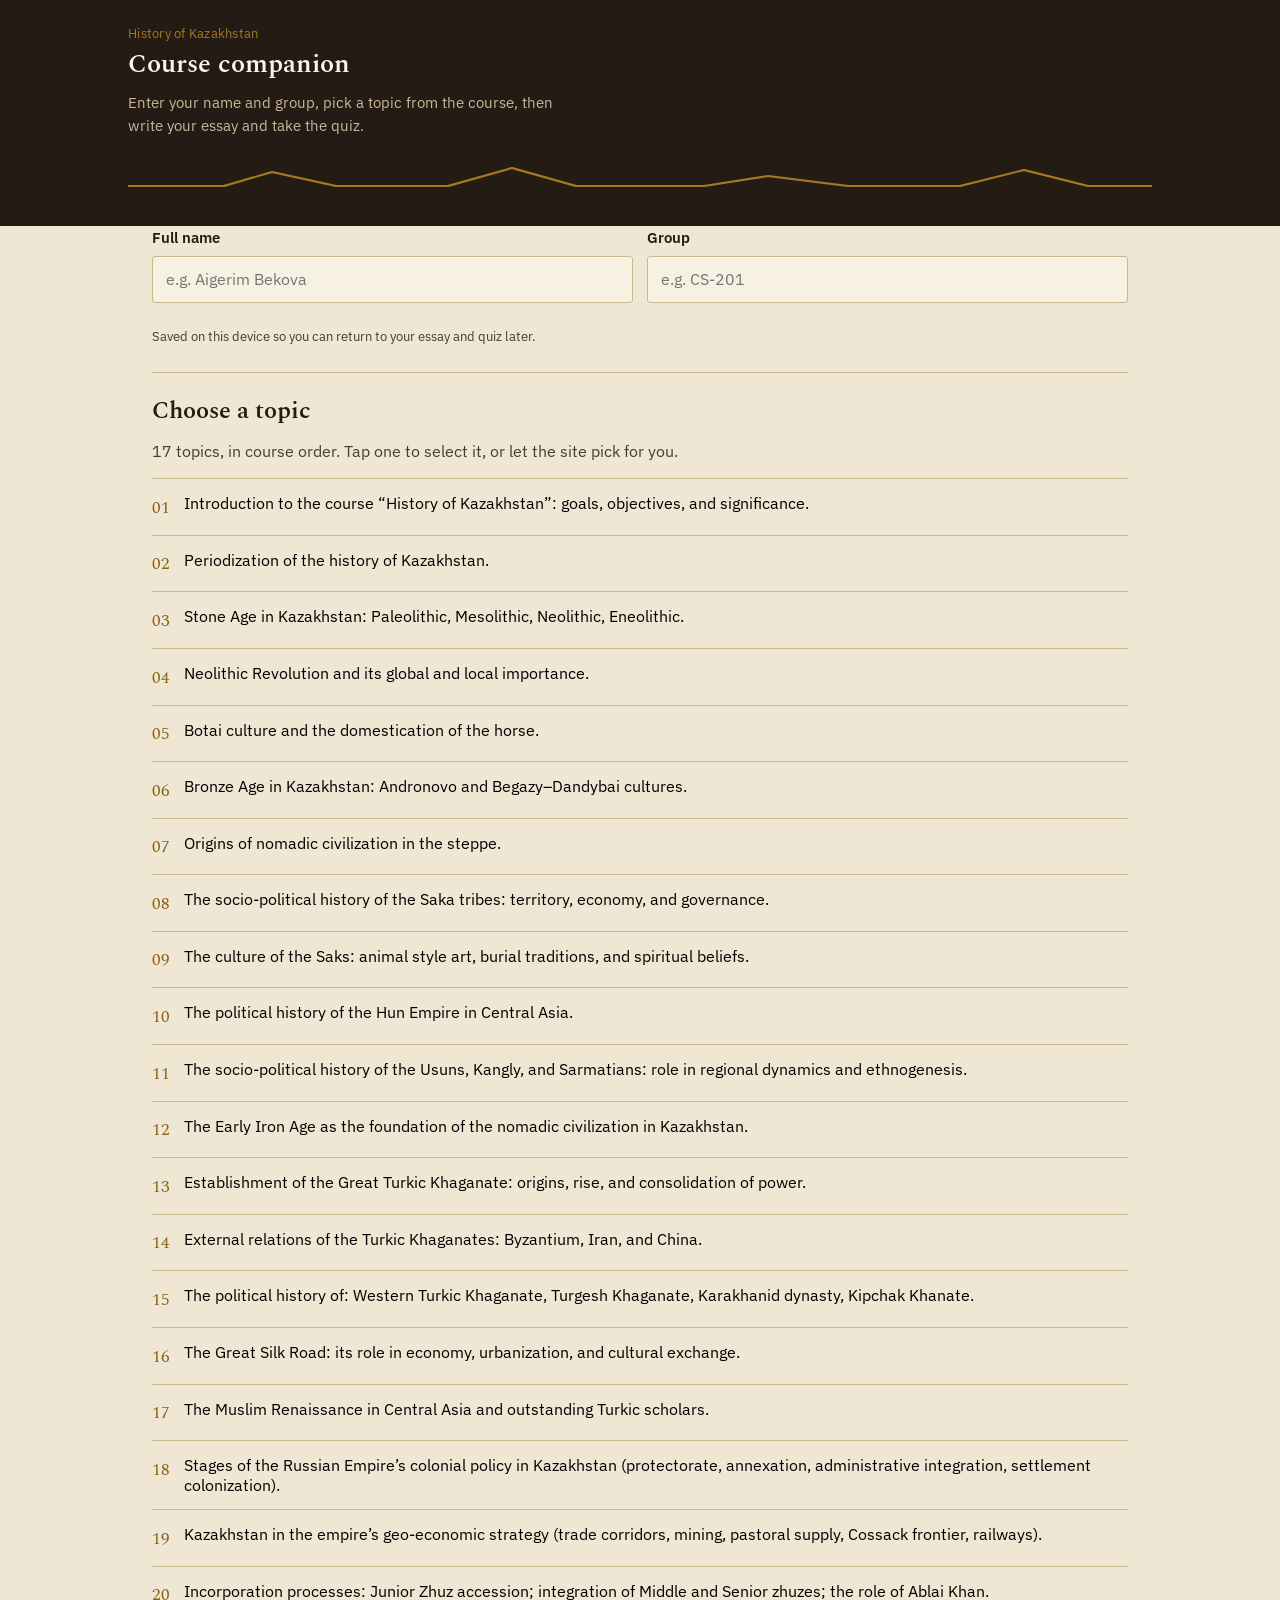
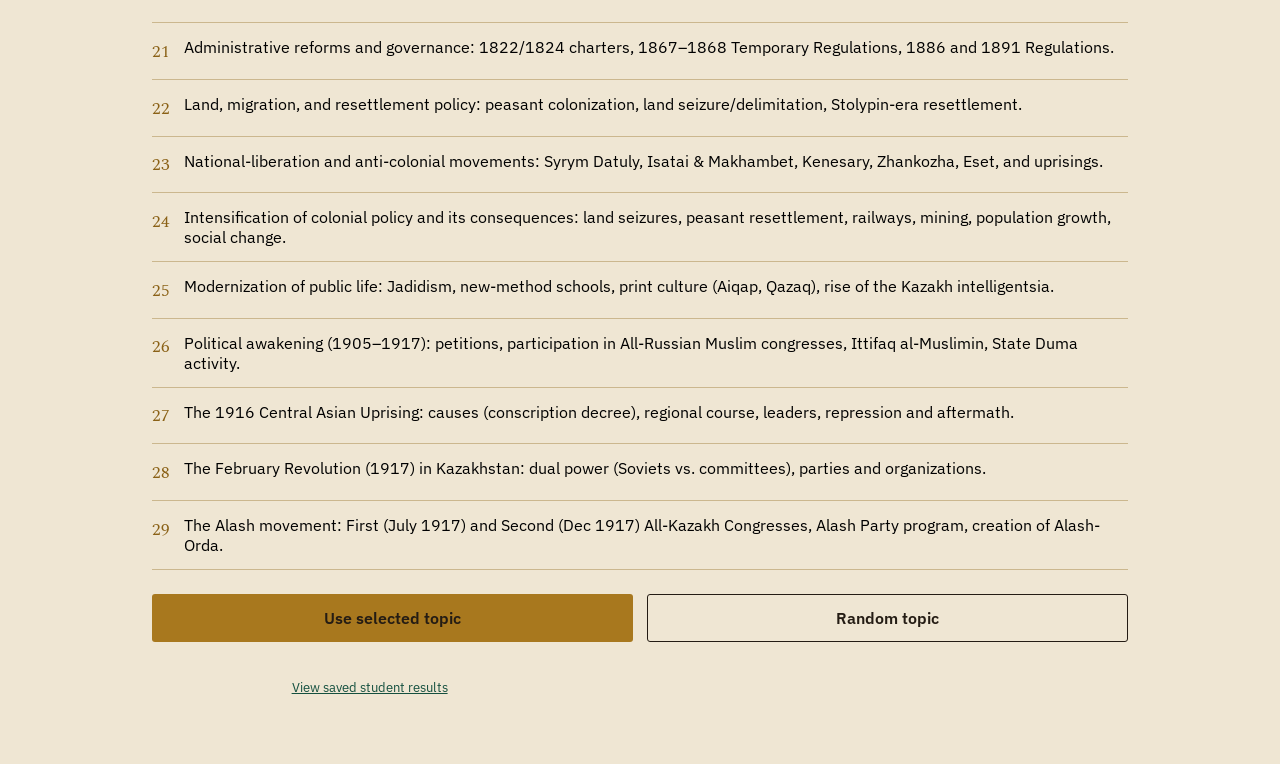
<file: index.html>
<!DOCTYPE html>
<html lang="en">
<head>
<meta charset="UTF-8">
<meta name="viewport" content="width=device-width, initial-scale=1, viewport-fit=cover">
<title>History of Kazakhstan — Course Companion</title>
<link rel="stylesheet" href="style.css">
<link rel="preconnect" href="https://fonts.googleapis.com">
<link rel="preconnect" href="https://fonts.gstatic.com" crossorigin>
<link href="https://fonts.googleapis.com/css2?family=Spectral:wght@500;600;700&family=IBM+Plex+Sans:wght@400;500;600&display=swap" rel="stylesheet">
</head>
<body>

<header class="site-header">
  <div class="site-header__inner">
    <p class="site-header__course">History of Kazakhstan</p>
    <h1>Course companion</h1>
    <p class="site-header__sub">Enter your name and group, pick a topic from the course, then write your essay and take the quiz.</p>
    <svg class="horizon" viewBox="0 0 640 28" preserveAspectRatio="none" role="presentation" aria-hidden="true">
      <polyline points="0,24 60,24 90,10 130,24 200,24 240,6 280,24 360,24 400,14 450,24 520,24 560,8 600,24 640,24"
                fill="none" stroke="#A8781E" stroke-width="2" stroke-linejoin="round" stroke-linecap="round"/>
    </svg>
  </div>
</header>

<main class="shell">

  <div class="field-group">
    <section class="field" aria-labelledby="nameLabel">
      <label id="nameLabel" for="fullName">Full name</label>
      <input type="text" id="fullName" name="fullName" autocomplete="name" placeholder="e.g. Aigerim Bekova">
    </section>
    
    <section class="field" aria-labelledby="groupLabel">
      <label id="groupLabel" for="studentGroup">Group</label>
      <input type="text" id="studentGroup" name="studentGroup" placeholder="e.g. CS-201">
    </section>
  </div>
  <p class="field__hint mt-0">Saved on this device so you can return to your essay and quiz later.</p>

  <hr class="divider">

  <h2>Choose a topic</h2>
  <p class="text-muted">17 topics, in course order. Tap one to select it, or let the site pick for you.</p>

  <ol class="topic-list" id="topicList" aria-label="Course topics"></ol>

  <div class="btn-row btn-row--pair">
    <button type="button" class="btn btn--primary" id="selectManualBtn">Use selected topic</button>
    <button type="button" class="btn btn--secondary" id="randomTopicBtn">Random topic</button>
  </div>

  <p class="footer-note"><a href="results.html">View saved student results</a></p>

</main>

<script src="data.js"></script>
<script src="script.js"></script>
</body>
</html>
</file>
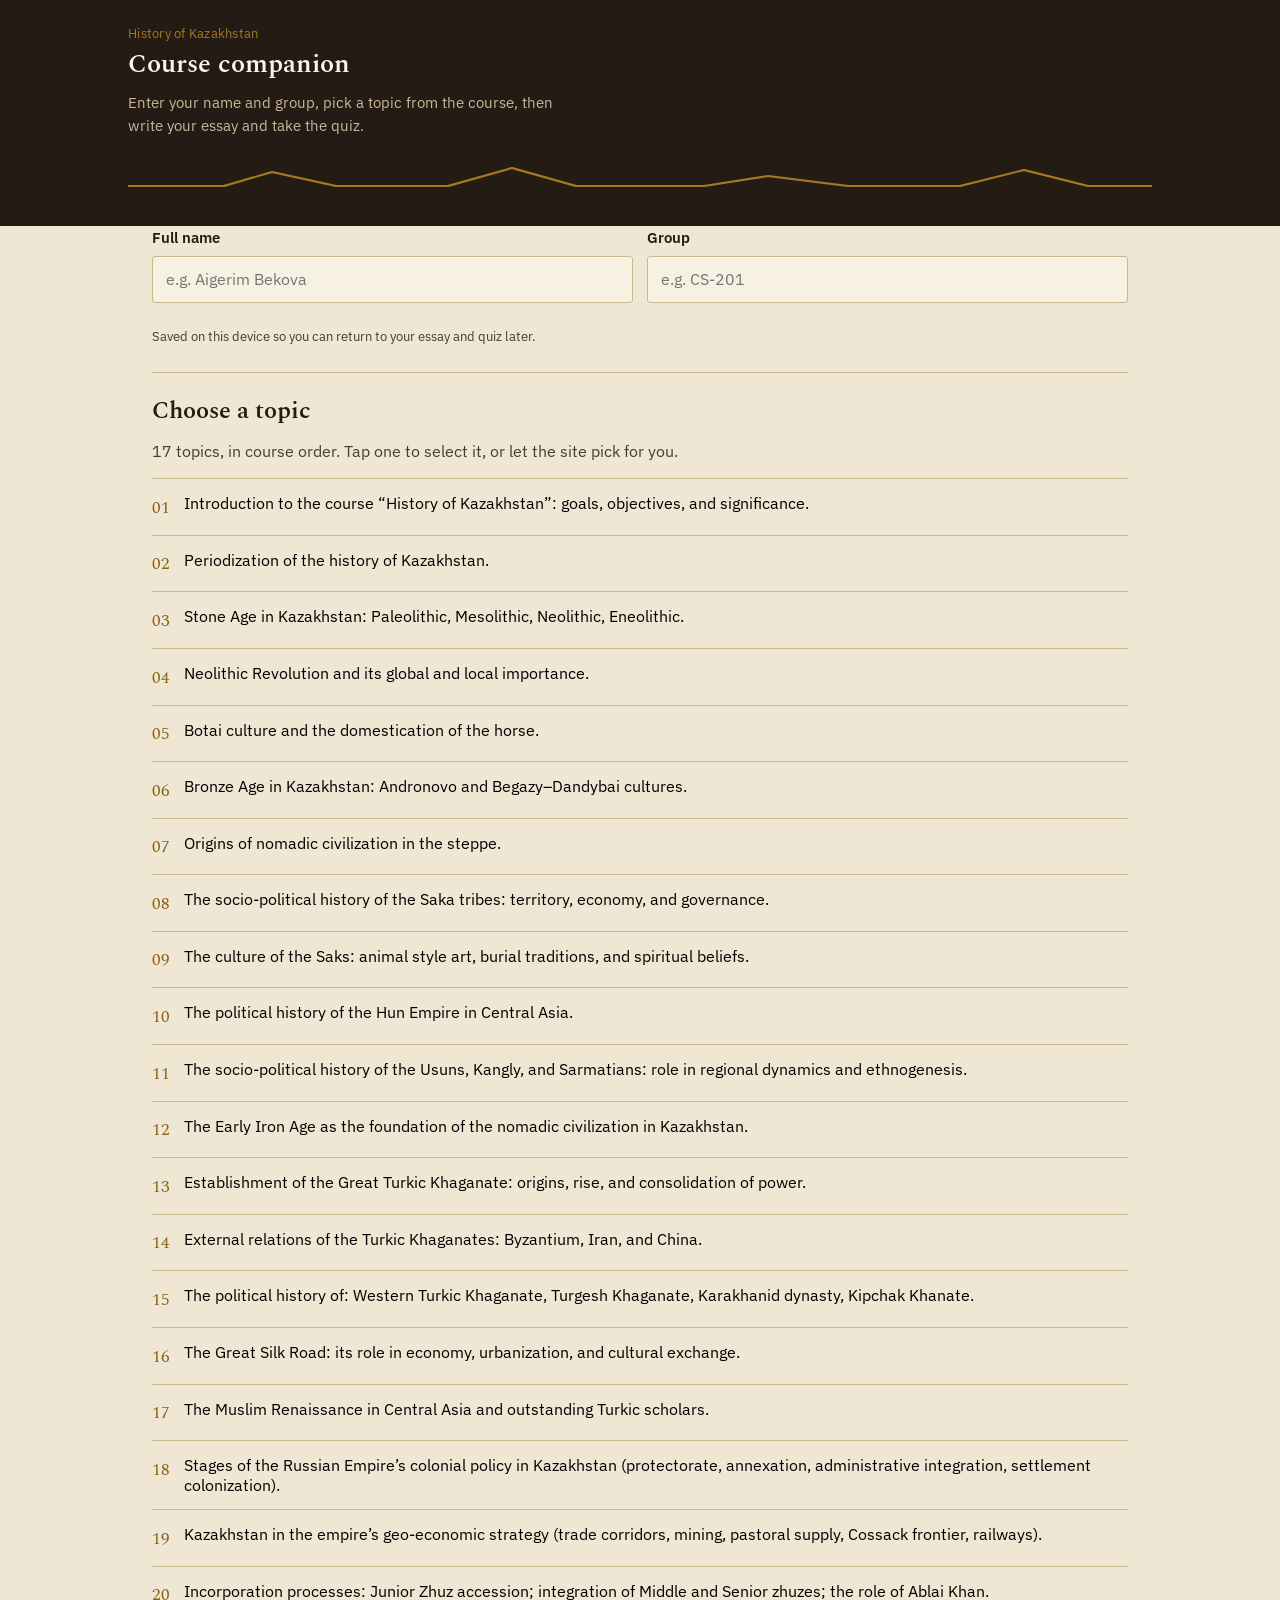
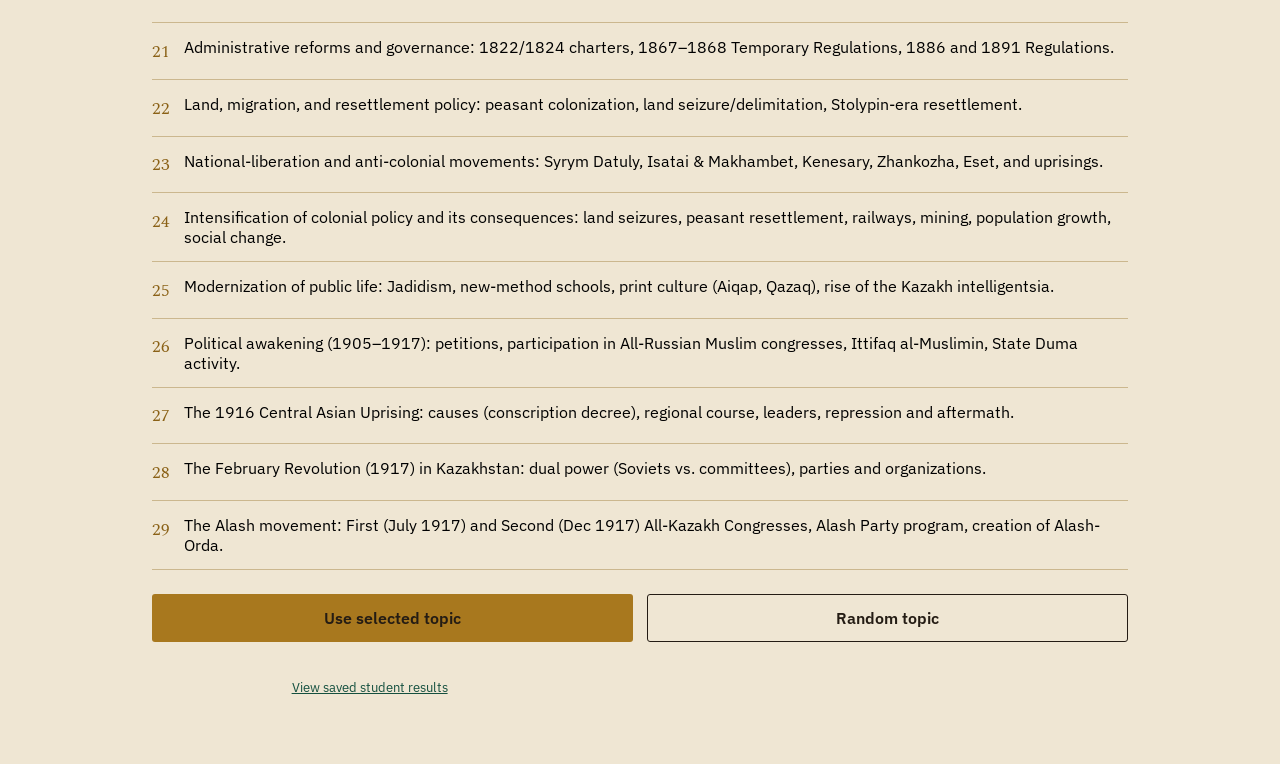
<file: essay.html>
<!DOCTYPE html>
<html lang="en">
<head>
<meta charset="UTF-8">
<meta name="viewport" content="width=device-width, initial-scale=1, viewport-fit=cover">
<title>Write your essay — History of Kazakhstan</title>
<link rel="stylesheet" href="style.css">
<link rel="preconnect" href="https://fonts.googleapis.com">
<link rel="preconnect" href="https://fonts.gstatic.com" crossorigin>
<link href="https://fonts.googleapis.com/css2?family=Spectral:wght@500;600;700&family=IBM+Plex+Sans:wght@400;500;600&display=swap" rel="stylesheet">
</head>
<body>

<header class="site-header">
  <div class="site-header__inner">
    <p class="site-header__course">History of Kazakhstan</p>
    <h1>Write your essay</h1>
    <p class="site-header__sub">Respond to your chosen topic in your own words, then check and save your work.</p>
  </div>
</header>

<main class="shell">

  <dl class="context-bar" id="contextBar"></dl>

  <section class="field">
    <label for="essayText">Essay</label>
    <textarea id="essayText" placeholder="Write your essay here..." aria-describedby="wordCount"></textarea>
    <p class="field__count" id="wordCount">0 words</p>
  </section>

  <div class="btn-row btn-row--pair">
    <button type="button" class="btn btn--secondary" id="detectBtn">Check with AI detector</button>
    <button type="button" class="btn btn--primary" id="saveEssayBtn">Save essay result</button>
  </div>

  <p class="field__hint" id="essaySavedNote" hidden>Saved to this device.</p>

  <div id="detectorResult" class="card card--turquoise-accent" hidden></div>

  <hr class="divider">
  <div class="btn-row btn-row--pair">
    <a class="btn btn--ghost" href="index.html">Back to topics</a>
    <a class="btn btn--turquoise" href="quiz.html">Continue to quiz</a>
  </div>

</main>

<script src="data.js"></script>
<script src="script.js"></script>
</body>
</html>
</file>
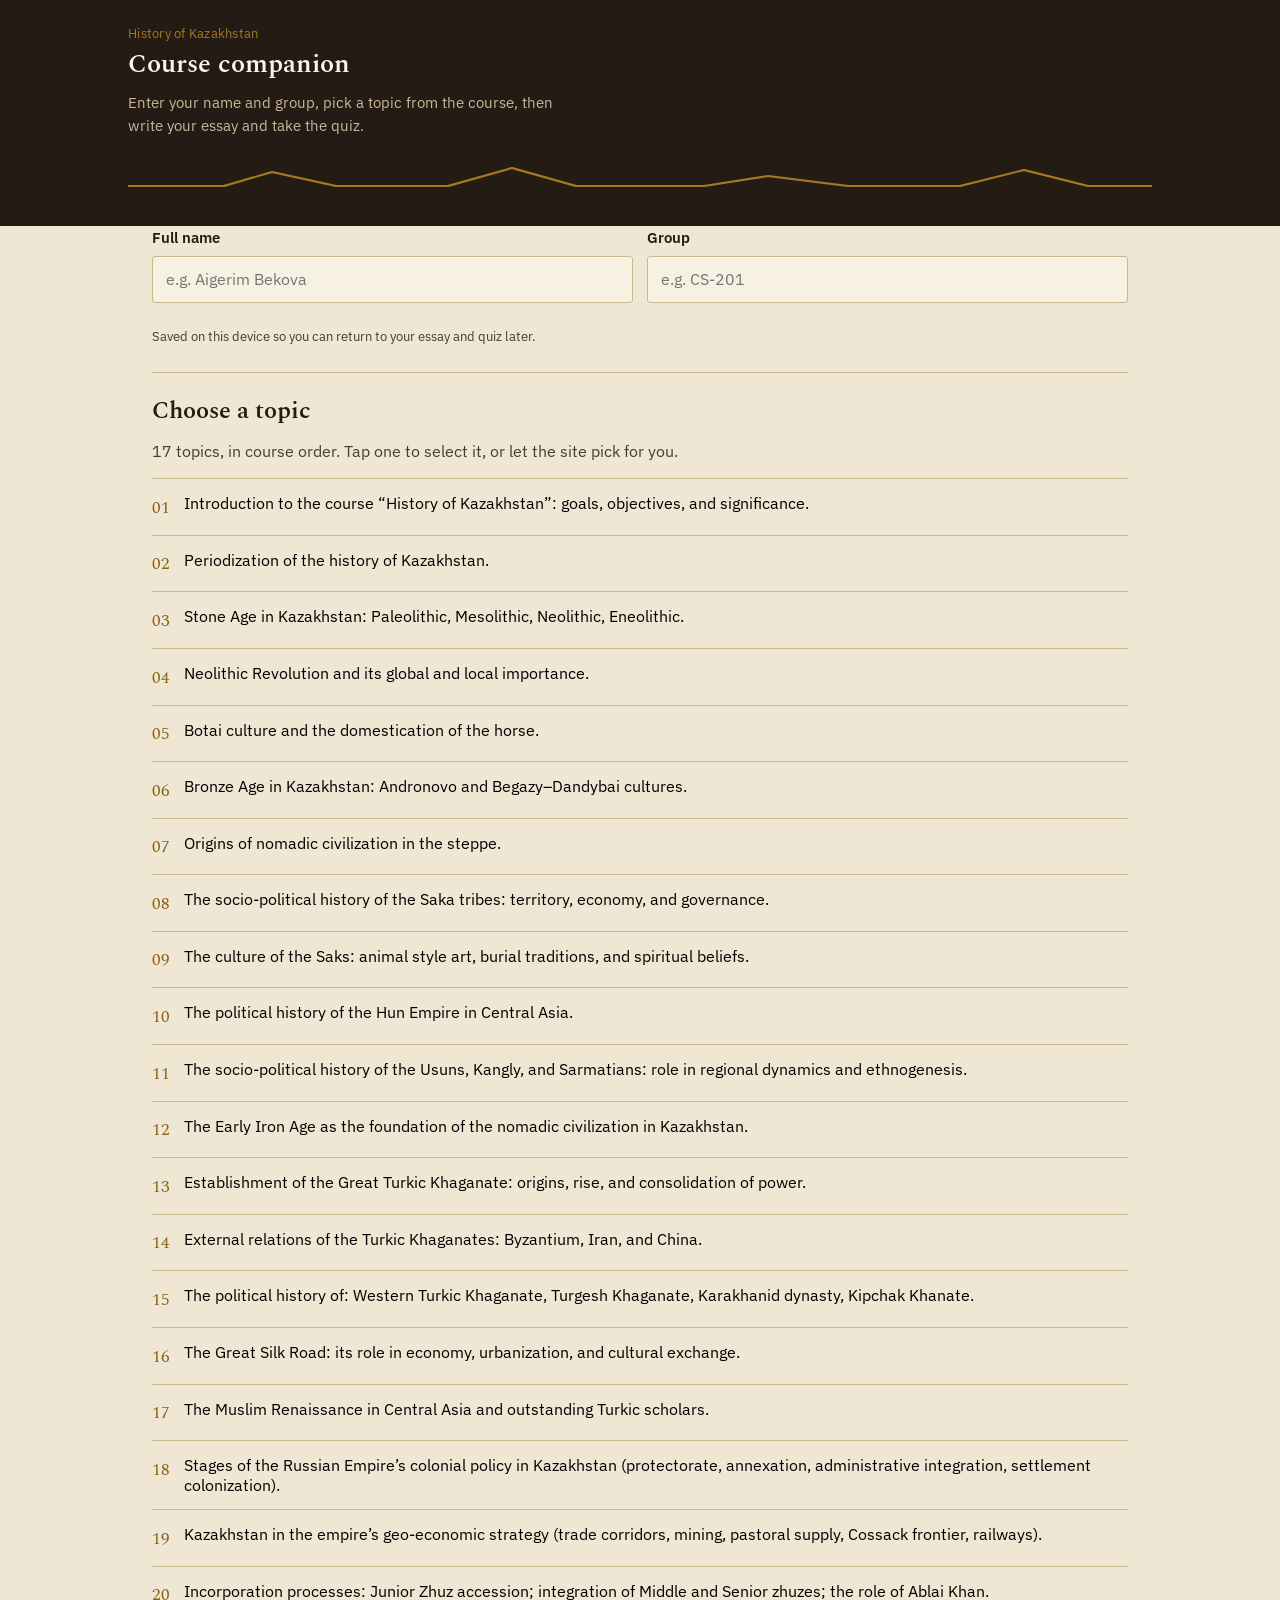
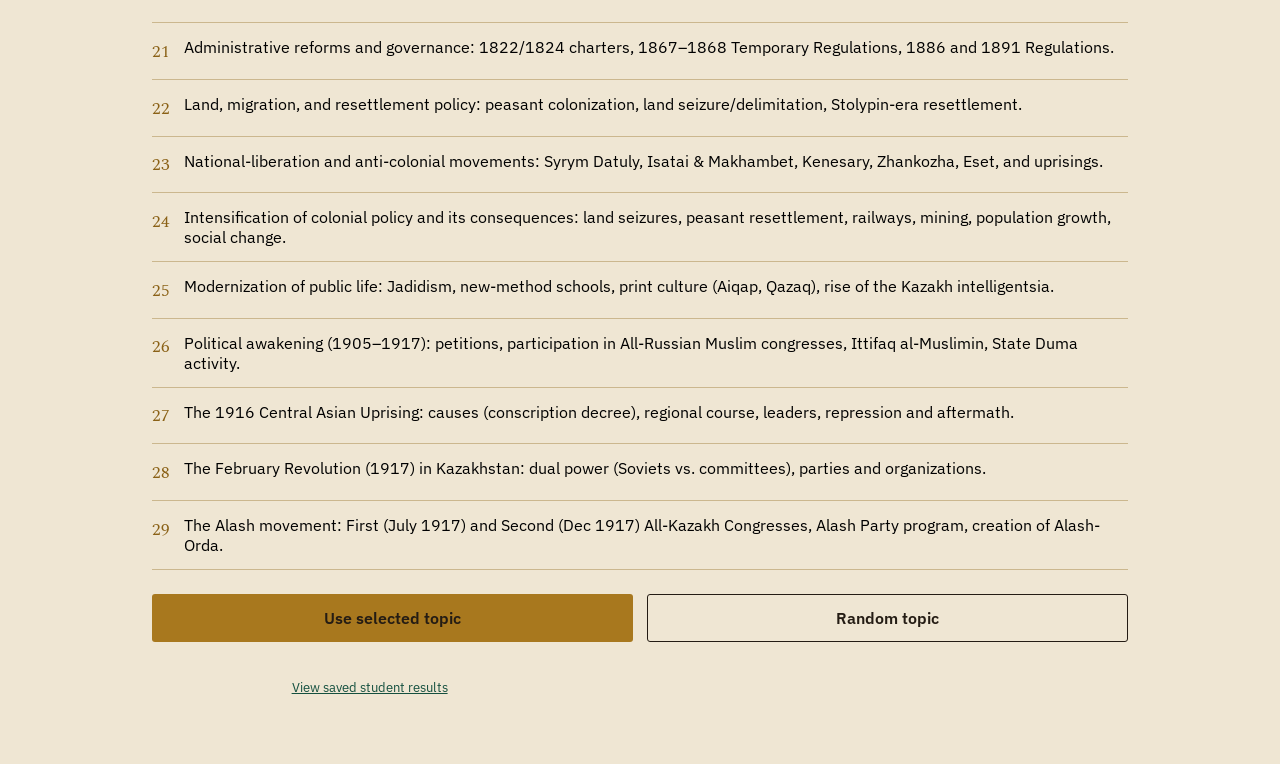
<file: quiz.html>
<!DOCTYPE html>
<html lang="en">
<head>
<meta charset="UTF-8">
<meta name="viewport" content="width=device-width, initial-scale=1, viewport-fit=cover">
<title>Quiz — History of Kazakhstan</title>
<link rel="stylesheet" href="style.css">
<link rel="preconnect" href="https://fonts.googleapis.com">
<link rel="preconnect" href="https://fonts.gstatic.com" crossorigin>
<link href="https://fonts.googleapis.com/css2?family=Spectral:wght@500;600;700&family=IBM+Plex+Sans:wght@400;500;600&display=swap" rel="stylesheet">
</head>
<body>

<header class="site-header">
  <div class="site-header__inner">
    <p class="site-header__course">History of Kazakhstan</p>
    <h1>Topic quiz</h1>
    <p class="site-header__sub">30 questions on your chosen topic. Pick one answer per question.</p>
  </div>
</header>

<main class="shell">

  <dl class="context-bar" id="contextBar"></dl>

  <div id="quizContainer">
    <!-- Active Quiz State -->
    <div id="quizBody">
      <div class="quiz-progress">
        <div class="quiz-progress__track"><div class="quiz-progress__fill" id="progressFill"></div></div>
        <span class="quiz-progress__label" id="progressLabel"></span>
      </div>

      <p class="question__prompt" id="questionPrompt"></p>
      <ul class="options" id="optionsList"></ul>

      <div class="quiz-nav">
        <button type="button" class="btn btn--secondary" id="prevBtn">Back</button>
        <button type="button" class="btn btn--primary" id="nextBtn">Next</button>
        <button type="button" class="btn btn--turquoise" id="finishBtn" hidden>Finish quiz</button>
      </div>
    </div>

    <!-- Empty State / Topic Switcher -->
    <div id="quizEmptyState" class="card card--accent" hidden>
      <h2>Quiz not ready</h2>
      <p>Questions for your currently selected topic have not been prepared yet. Your essay is safely saved. Please select a different topic with prepared questions to continue testing.</p>
      
      <section class="field">
        <label for="changeTopicSelect">Available topics</label>
        <select id="changeTopicSelect" class="form-select"></select>
      </section>
      
      <button type="button" class="btn btn--primary" id="changeTopicBtn">Switch topic & start quiz</button>
    </div>

    <!-- Score Screen -->
    <div id="scoreScreen" hidden></div>
  </div>

</main>

<script src="data.js"></script>
<script src="script.js"></script>
</body>
</html>
</file>
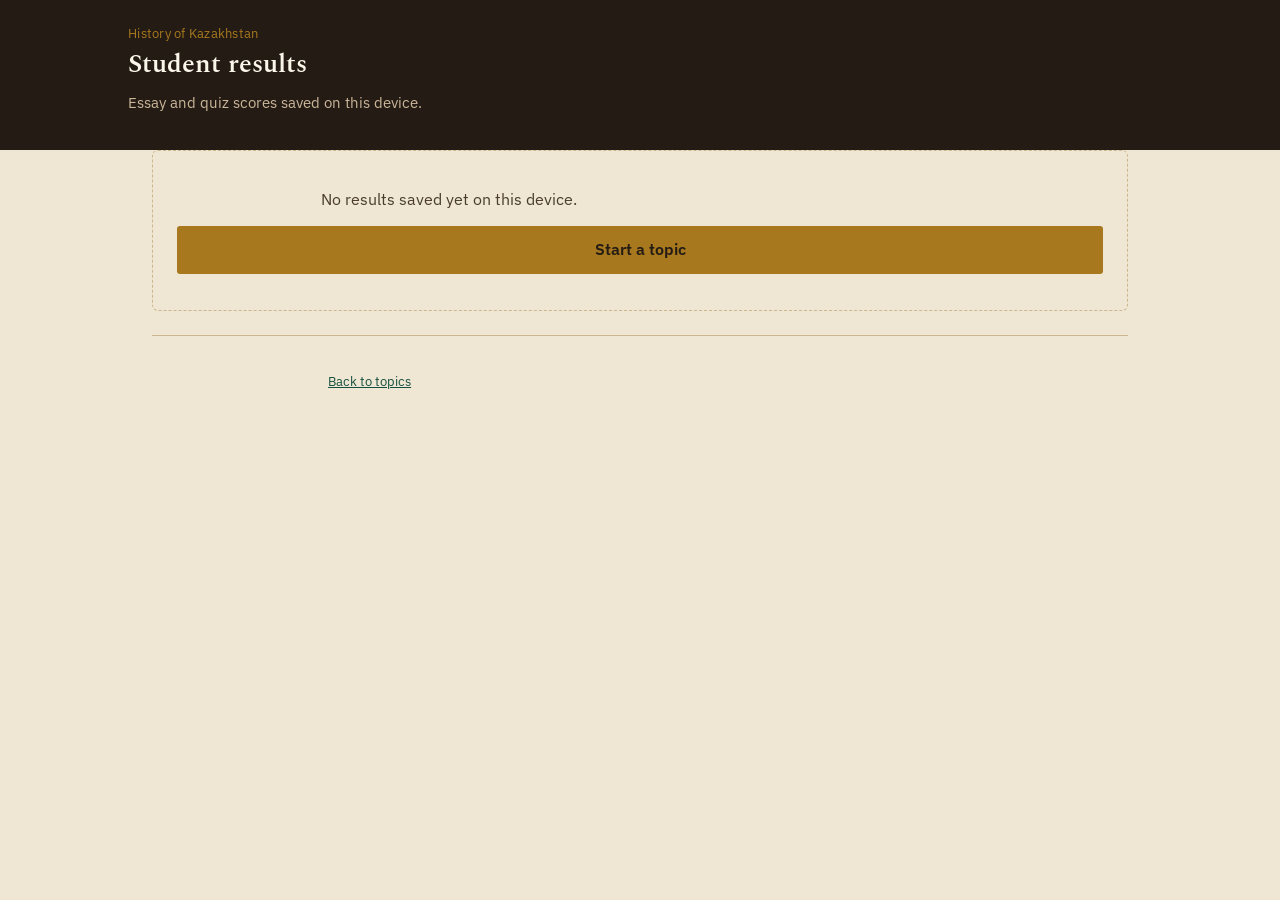
<file: results.html>
<!DOCTYPE html>
<html lang="en">
<head>
<meta charset="UTF-8">
<meta name="viewport" content="width=device-width, initial-scale=1, viewport-fit=cover">
<title>Results — History of Kazakhstan</title>
<link rel="stylesheet" href="style.css">
<link rel="preconnect" href="https://fonts.googleapis.com">
<link rel="preconnect" href="https://fonts.gstatic.com" crossorigin>
<link href="https://fonts.googleapis.com/css2?family=Spectral:wght@500;600;700&family=IBM+Plex+Sans:wght@400;500;600&display=swap" rel="stylesheet">
</head>
<body>

<header class="site-header">
  <div class="site-header__inner">
    <p class="site-header__course">History of Kazakhstan</p>
    <h1>Student results</h1>
    <p class="site-header__sub">Essay and quiz scores saved on this device.</p>
  </div>
</header>

<main class="shell">

  <!-- Filter section for teacher -->
  <div class="results-controls no-print" id="resultsControls" hidden>
    <section class="field" style="max-width: 400px;">
      <label for="studentFilter">Filter by student to download individual reports</label>
      <select id="studentFilter" class="form-select">
        <option value="ALL">All students</option>
      </select>
    </section>
  </div>

  <div class="results-empty" id="resultsEmpty" hidden>
    <p>No results saved yet on this device.</p>
    <a class="btn btn--primary" href="index.html">Start a topic</a>
  </div>

  <!-- Main table view -->
  <div id="resultsTableWrap" hidden>
    <div class="table-scroll">
      <table class="results">
        <thead>
          <tr>
            <th scope="col">Full name</th>
            <th scope="col">Group</th>
            <th scope="col">Topic</th>
            <th scope="col">Essay score</th>
            <th scope="col">Quiz score</th>
            <th scope="col">Total average</th>
          </tr>
        </thead>
        <tbody id="resultsTableBody"></tbody>
      </table>
    </div>

    <div class="btn-row btn-row--pair no-print">
      <button type="button" class="btn btn--primary" id="printBtn">Download PDF report</button>
      <button type="button" class="btn btn--secondary" id="csvBtn">Export as CSV</button>
    </div>
    <p class="field__hint no-print">"Download PDF report" opens your browser's print dialog — choose "Save as PDF" as the destination. Selecting a specific student above will include their full essay texts in the PDF.</p>

    <button type="button" class="btn btn--ghost no-print" id="clearResultsBtn">Clear all results on this device</button>
  </div>

  <!-- Hidden container used for generating detailed student PDF report -->
  <div id="printReport" class="print-only"></div>

  <hr class="divider no-print">
  <p class="footer-note no-print"><a href="index.html">Back to topics</a></p>

</main>

<script src="data.js"></script>
<script src="script.js"></script>
</body>
</html>
</file>
<file: style.css>
/* ==========================================================================
   style.css — History of Kazakhstan course site
   Mobile-first.
   ========================================================================== */

:root {
  --ink: #241C14;
  --ink-soft: #4A3C2C;
  --paper: #EFE6D3;
  --paper-raised: #F7F1E4;
  --line: #CBB78E;
  --gold: #A8781E;
  --gold-deep: #8A6116;
  --turquoise: #1E6E5C;
  --turquoise-deep: #14503F;
  --clay: #A2472A;
  --cream-text: #FBF6EA;
  --font-display: "Spectral", Georgia, "Times New Roman", serif;
  --font-body: "IBM Plex Sans", -apple-system, BlinkMacSystemFont, "Segoe UI", sans-serif;
  
  --max-width: 1024px;
  
  --radius-s: 3px;
  --radius-m: 6px;
  --touch: 48px;
  --space-1: 0.5rem;
  --space-2: 0.875rem;
  --space-3: 1.5rem;
  --space-4: 2.25rem;
  --space-5: 3.25rem;
}

* { box-sizing: border-box; }
html { -webkit-text-size-adjust: 100%; }
body {
  margin: 0; background: var(--paper); color: var(--ink);
  font-family: var(--font-body); font-size: 16px; line-height: 1.55;
  -webkit-font-smoothing: antialiased;
}
img, svg { max-width: 100%; display: block; }
h1, h2, h3 { font-family: var(--font-display); font-weight: 600; line-height: 1.2; margin: 0 0 var(--space-2); color: var(--ink); }
p { margin: 0 0 var(--space-2); max-width: 34em; }
a { color: var(--turquoise-deep); }
button { font-family: inherit; }

.shell { max-width: var(--max-width); margin: 0 auto; padding: 0 var(--space-3) var(--space-5); }
.site-header { background: var(--ink); color: var(--cream-text); padding: var(--space-3) var(--space-3) var(--space-4); }
.site-header__inner { max-width: var(--max-width); margin: 0 auto; }
.site-header__course { font-size: 0.8rem; letter-spacing: 0.02em; color: var(--gold); margin: 0 0 0.4rem; }
.site-header h1 { color: var(--cream-text); font-size: 1.6rem; margin: 0; }
.site-header__sub { color: #CBB69A; margin: 0.6rem 0 0; font-size: 0.95rem; max-width: 30em; }
.horizon { display: block; width: 100%; height: 28px; margin-top: var(--space-3); }

.context-bar {
  display: flex; flex-wrap: wrap; gap: var(--space-1) var(--space-3);
  background: var(--paper-raised); border: 1px solid var(--line);
  border-radius: var(--radius-m); padding: var(--space-2); margin: var(--space-3) 0; font-size: 0.9rem;
}
.context-bar dt { color: var(--ink-soft); margin: 0; font-size: 0.8rem; text-transform: uppercase; letter-spacing: 0.05em; }
.context-bar dd { margin: 0.1rem 0 0; font-weight: 600; }
.context-bar__item { min-width: 25%; }

.btn {
  display: inline-flex; align-items: center; justify-content: center; gap: 0.5rem;
  min-height: var(--touch); padding: 0 1.3rem; border-radius: var(--radius-s);
  border: 1px solid transparent; font-size: 1rem; font-weight: 600; cursor: pointer;
  width: 100%; text-align: center; text-decoration: none; transition: transform 0.12s ease, background 0.12s ease;
}
.btn:active { transform: scale(0.98); }
.btn:focus-visible { outline: 3px solid var(--turquoise); outline-offset: 2px; }
.btn--primary { background: var(--gold); color: var(--ink); }
.btn--primary:hover { background: var(--gold-deep); }
.btn--secondary { background: transparent; color: var(--ink); border-color: var(--ink); }
.btn--secondary:hover { background: var(--ink); color: var(--cream-text); }
.btn--turquoise { background: var(--turquoise); color: var(--cream-text); }
.btn--turquoise:hover { background: var(--turquoise-deep); }
.btn--ghost { background: transparent; color: var(--turquoise-deep); border-color: var(--line); }

.btn-row { display: flex; flex-direction: column; gap: var(--space-2); margin: var(--space-3) 0; }
@media (min-width: 480px) {
  .btn-row--pair { flex-direction: row; }
  .btn-row--pair .btn { width: auto; flex: 1; }
}

.field-group { display: flex; flex-direction: column; gap: var(--space-2); }
@media (min-width: 480px) { .field-group { flex-direction: row; } .field-group .field { flex: 1; } }

.field { margin-bottom: var(--space-3); }
.field label { display: block; font-weight: 600; margin-bottom: 0.4rem; font-size: 0.95rem; }
.field input[type="text"], .field textarea, .form-select {
  width: 100%; font-family: inherit; font-size: 1rem; padding: 0.8rem;
  border: 1px solid var(--line); border-radius: var(--radius-s); background: var(--paper-raised); color: var(--ink);
}
.field input[type="text"]:focus, .field textarea:focus, .form-select:focus { outline: 3px solid var(--turquoise); outline-offset: 1px; }
.field textarea { min-height: 220px; resize: vertical; line-height: 1.6; }
.field__hint { font-size: 0.82rem; color: var(--ink-soft); margin-top: 0.35rem; }
.field__count { font-size: 0.82rem; color: var(--ink-soft); text-align: right; margin-top: 0.3rem; }

.topic-list { list-style: none; margin: 0; padding: 0; border-top: 1px solid var(--line); }
.topic-item {
  display: flex; align-items: flex-start; gap: var(--space-2); padding: var(--space-2) 0;
  border-bottom: 1px solid var(--line); cursor: pointer; background: transparent; width: 100%;
  text-align: left; border-left: none; border-right: none; border-top: none;
}
.topic-item__num { flex: 0 0 auto; font-family: var(--font-display); font-size: 1.05rem; color: var(--gold-deep); min-width: 2ch; padding-top: 0.1rem; }
.topic-item__title { font-size: 0.98rem; }
.topic-item[aria-pressed="true"] { background: var(--paper-raised); }
.topic-item[aria-pressed="true"] .topic-item__num { color: var(--turquoise-deep); }
.topic-item[aria-pressed="true"] .topic-item__title { font-weight: 600; }

.card { background: var(--paper-raised); border: 1px solid var(--line); border-radius: var(--radius-m); padding: var(--space-3); margin-bottom: var(--space-3); position: relative; }
.card--accent { border-left: 4px solid var(--gold); }
.card--turquoise-accent { border-left: 4px solid var(--turquoise); }

.quiz-progress { display: flex; align-items: center; gap: var(--space-2); margin: var(--space-3) 0; }
.quiz-progress__track { flex: 1; height: 8px; background: var(--line); border-radius: 4px; overflow: hidden; }
.quiz-progress__fill { height: 100%; background: var(--turquoise); width: 0%; transition: width 0.25s ease; }
.quiz-progress__label { font-size: 0.85rem; color: var(--ink-soft); white-space: nowrap; }

.question__prompt { font-family: var(--font-display); font-size: 1.15rem; margin-bottom: var(--space-2); }
.options { list-style: none; margin: 0; padding: 0; display: grid; gap: 0.6rem; }
.option {
  display: block; width: 100%; text-align: left; padding: 0.85rem 1rem; border: 1px solid var(--line);
  border-radius: var(--radius-s); background: var(--paper); min-height: var(--touch); font-size: 1rem; cursor: pointer;
}
.option__letter { display: inline-block; font-family: var(--font-display); color: var(--gold-deep); margin-right: 0.6rem; font-weight: 600; }
.option[aria-pressed="true"] { border-color: var(--turquoise); background: #E4EFEA; }

.quiz-nav { display: flex; gap: var(--space-2); margin-top: var(--space-3); }
.quiz-nav .btn { flex: 1; }

.table-scroll { overflow-x: auto; border: 1px solid var(--line); border-radius: var(--radius-m); }
table.results { border-collapse: collapse; width: 100%; min-width: 800px; font-size: 0.92rem; background: var(--paper-raised); }
table.results th, table.results td { padding: 0.7rem 0.8rem; border-bottom: 1px solid var(--line); text-align: left; word-break: break-word; }

/* ИСПРАВЛЕНИЕ: Запрещаем перенос слов в заголовках (Group, Full Name и тд) */
table.results th { 
  white-space: nowrap; 
}

table.results thead th { background: var(--ink); color: var(--cream-text); font-family: var(--font-display); font-weight: 600; }
table.results tbody tr:nth-child(even) { background: var(--paper); }
table.results tbody tr:last-child td { border-bottom: none; }
.results-empty { padding: var(--space-4) var(--space-3); text-align: center; color: var(--ink-soft); border: 1px dashed var(--line); border-radius: var(--radius-m); }

.score-row { display: flex; gap: var(--space-2); flex-wrap: wrap; margin: var(--space-3) 0; }
.score-chip { flex: 1 1 120px; background: var(--ink); color: var(--cream-text); border-radius: var(--radius-m); padding: var(--space-2); }
.score-chip__value { font-family: var(--font-display); font-size: 1.7rem; color: var(--gold); display: block; }
.score-chip__label { font-size: 0.8rem; color: #CBB69A; }

.stack { display: flex; flex-direction: column; gap: var(--space-2); }
.mt-0 { margin-top: 0; }
.text-muted { color: var(--ink-soft); }
.divider { border: none; border-top: 1px solid var(--line); margin: var(--space-3) 0; }
.footer-note { text-align: center; font-size: 0.8rem; color: var(--ink-soft); margin-top: var(--space-4); }

/* Print Report Styles */
#printReport { display: none; }
.print-essay-section { margin-top: 2rem; border-top: 2px solid var(--line); padding-top: 1rem; }
.print-essay-item { margin-bottom: 2rem; }
.print-essay-item h4 { margin-bottom: 0.2rem; }
.print-essay-text { white-space: pre-wrap; margin-top: 0.8rem; font-family: var(--font-body); padding: 1rem; background: #f9f9f9; border-left: 3px solid #ccc; }

/* Print PDF Media Query */
@media print {
  .site-header, .no-print, .context-bar { display: none !important; }
  body { background: #fff; color: #000; font-size: 12pt; }
  .shell { padding: 0; max-width: 100%; }
  
  /* Если печатаем конкретного студента - прячем основную таблицу и показываем детальный отчет */
  body.printing-student #resultsTableWrap { display: none !important; }
  body.printing-student #printReport { display: block !important; }
  
  .table-scroll { overflow: visible !important; border: none; }
  table.results { min-width: 100%; border: 1px solid #000; }
  table.results th, table.results td { border: 1px solid #ccc; white-space: normal; word-break: normal; }
  table.results thead th { background: #eee !important; color: #000 !important; -webkit-print-color-adjust: exact; print-color-adjust: exact; }
}
</file>
